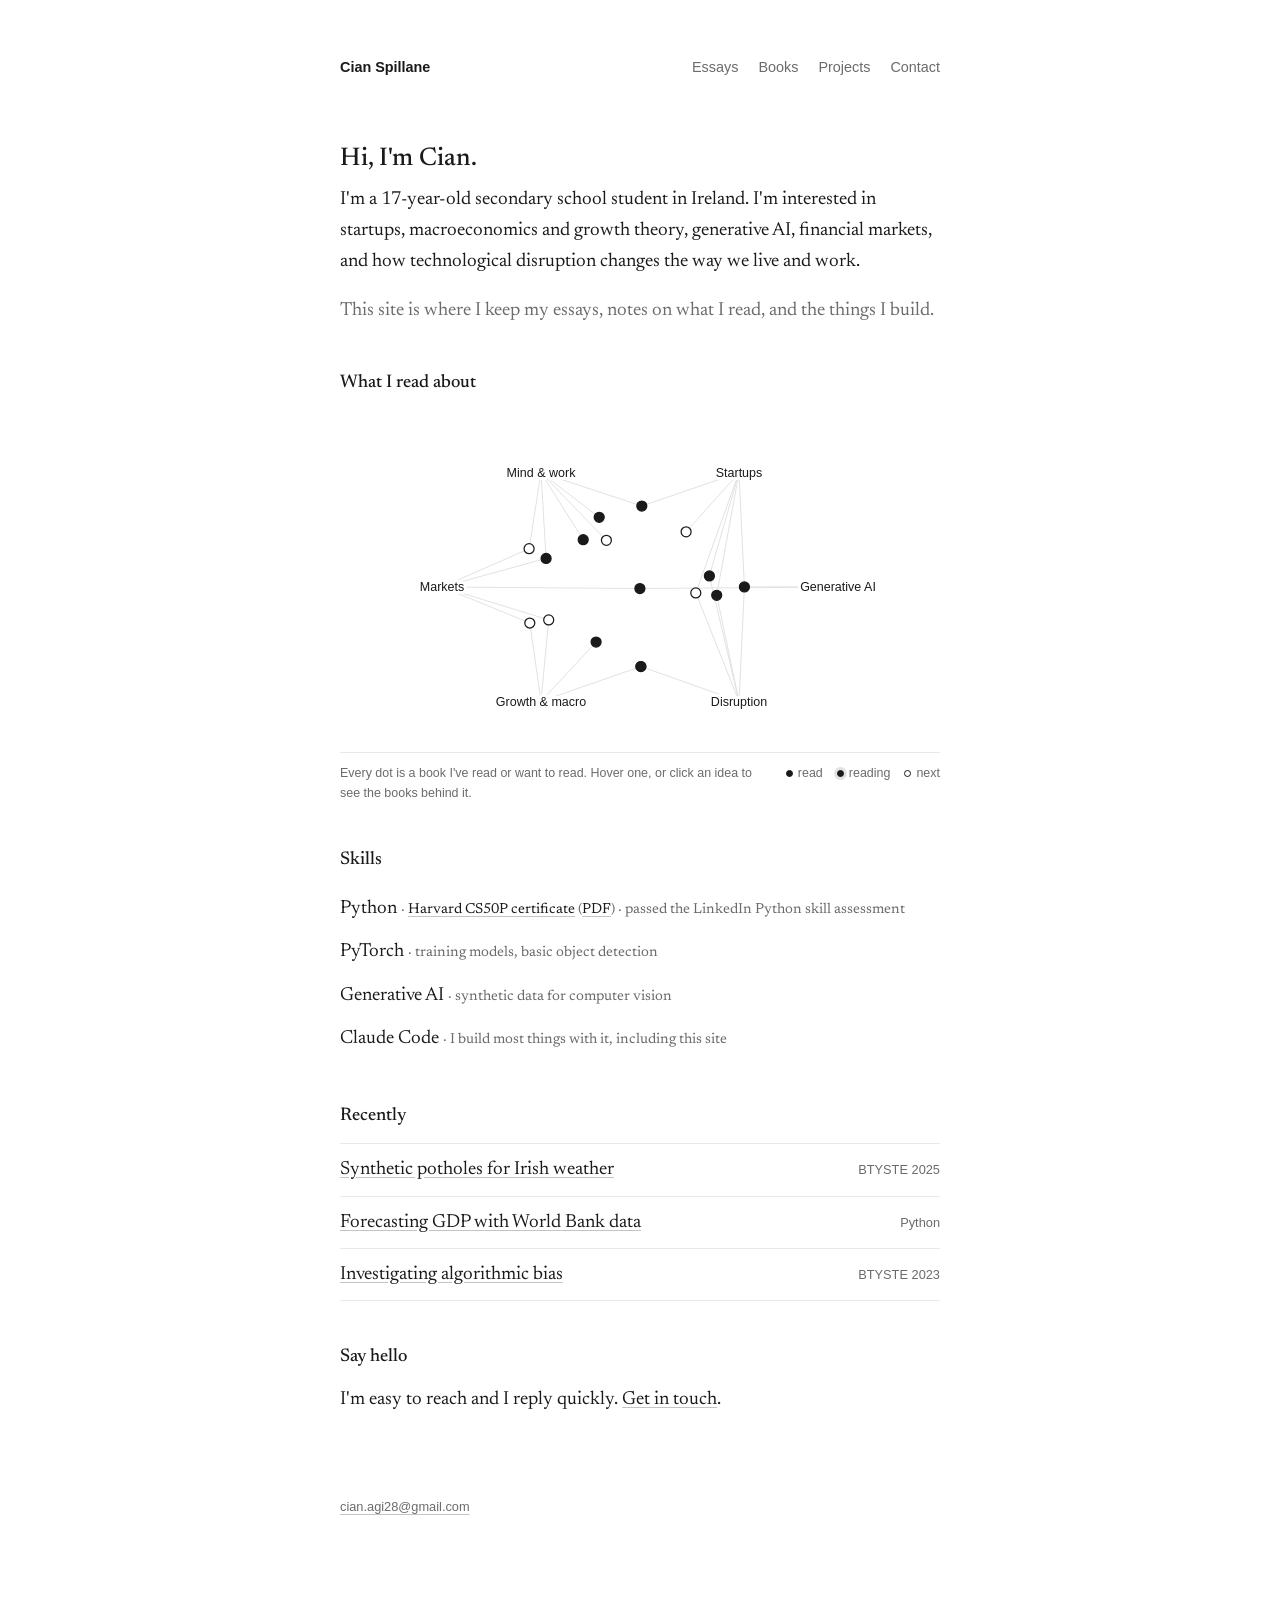
<file: index.html>
<!doctype html>
<html lang="en">
<head>
<meta charset="utf-8">
<meta name="viewport" content="width=device-width, initial-scale=1">
<title>Cian Spillane</title>
<meta name="description" content="Cian Spillane, a 17-year-old student writing about startups, growth, AI and markets.">
<link rel="preconnect" href="https://fonts.googleapis.com">
<link rel="preconnect" href="https://fonts.gstatic.com" crossorigin>
<link rel="stylesheet" href="https://fonts.googleapis.com/css2?family=Newsreader:ital,opsz,wght@0,6..72,400;0,6..72,500;1,6..72,400&display=swap">
<link rel="stylesheet" href="style.css">
</head>
<body>
<div class="wrap">
<header>
  <a class="name" href="index.html">Cian Spillane</a>
  <nav>
    <a href="essays.html">Essays</a>
    <a href="books.html">Books</a>
    <a href="projects.html">Projects</a>
    <a href="contact.html">Contact</a>
  </nav>
</header>
<main>
  <h1>Hi, I'm Cian.</h1>
  <p>I'm a 17-year-old secondary school student in Ireland. I'm interested in startups, macroeconomics and growth theory, generative AI, financial markets, and how technological disruption changes the way we live and work.</p>
  <p class="muted">This site is where I keep my essays, notes on what I read, and the things I build.</p>

  <h2>What I read about</h2>
  <div class="map-wrap">
    <div id="map"></div>
    <div class="map-foot">
      <div id="map-caption" aria-live="polite"></div>
      <div class="legend"><span><i class="read"></i>read</span><span><i class="reading"></i>reading</span><span><i></i>next</span></div>
    </div>
  </div>

  <h2>Skills</h2>
  <ul class="skills">
    <li>Python <span class="muted">· <a href="https://cs50.harvard.edu/certificates/3043e4b3-a87b-4e85-bde9-a4f51af507f7">Harvard CS50P certificate</a> (<a href="files/cs50p-certificate.pdf">PDF</a>) · passed the LinkedIn Python skill assessment</span></li>
    <li>PyTorch <span class="muted">· training models, basic object detection</span></li>
    <li>Generative AI <span class="muted">· synthetic data for computer vision</span></li>
    <li>Claude Code <span class="muted">· I build most things with it, including this site</span></li>
  </ul>

  <h2>Recently</h2>
  <ul class="list">
    <li><a href="projects.html#potholes">Synthetic potholes for Irish weather</a><span class="date">BTYSTE 2025</span></li>
    <li><a href="projects.html#gdp-forecasting">Forecasting GDP with World Bank data</a><span class="date">Python</span></li>
    <li><a href="projects.html#algorithmic-bias">Investigating algorithmic bias</a><span class="date">BTYSTE 2023</span></li>
  </ul>

  <h2>Say hello</h2>
  <p>I'm easy to reach and I reply quickly. <a href="contact.html">Get in touch</a>.</p>
</main>

<footer>
  <a href="mailto:cian.agi28@gmail.com">cian.agi28@gmail.com</a>
</footer>
</div>
<script src="js/books.js"></script>
<script src="js/ideamap.js"></script>
<script>
  IdeaMap(document.getElementById("map"), {
    themes: THEMES,
    books: BOOKS,
    caption: document.getElementById("map-caption"),
    hint: "Every dot is a book I've read or want to read. Hover one, or click an idea to see the books behind it.",
    onTheme: (k) => (location.href = "books.html#theme=" + k),
    onBook: (id) => (location.href = "books.html#" + id),
  });
</script>
</body>
</html>
</file>
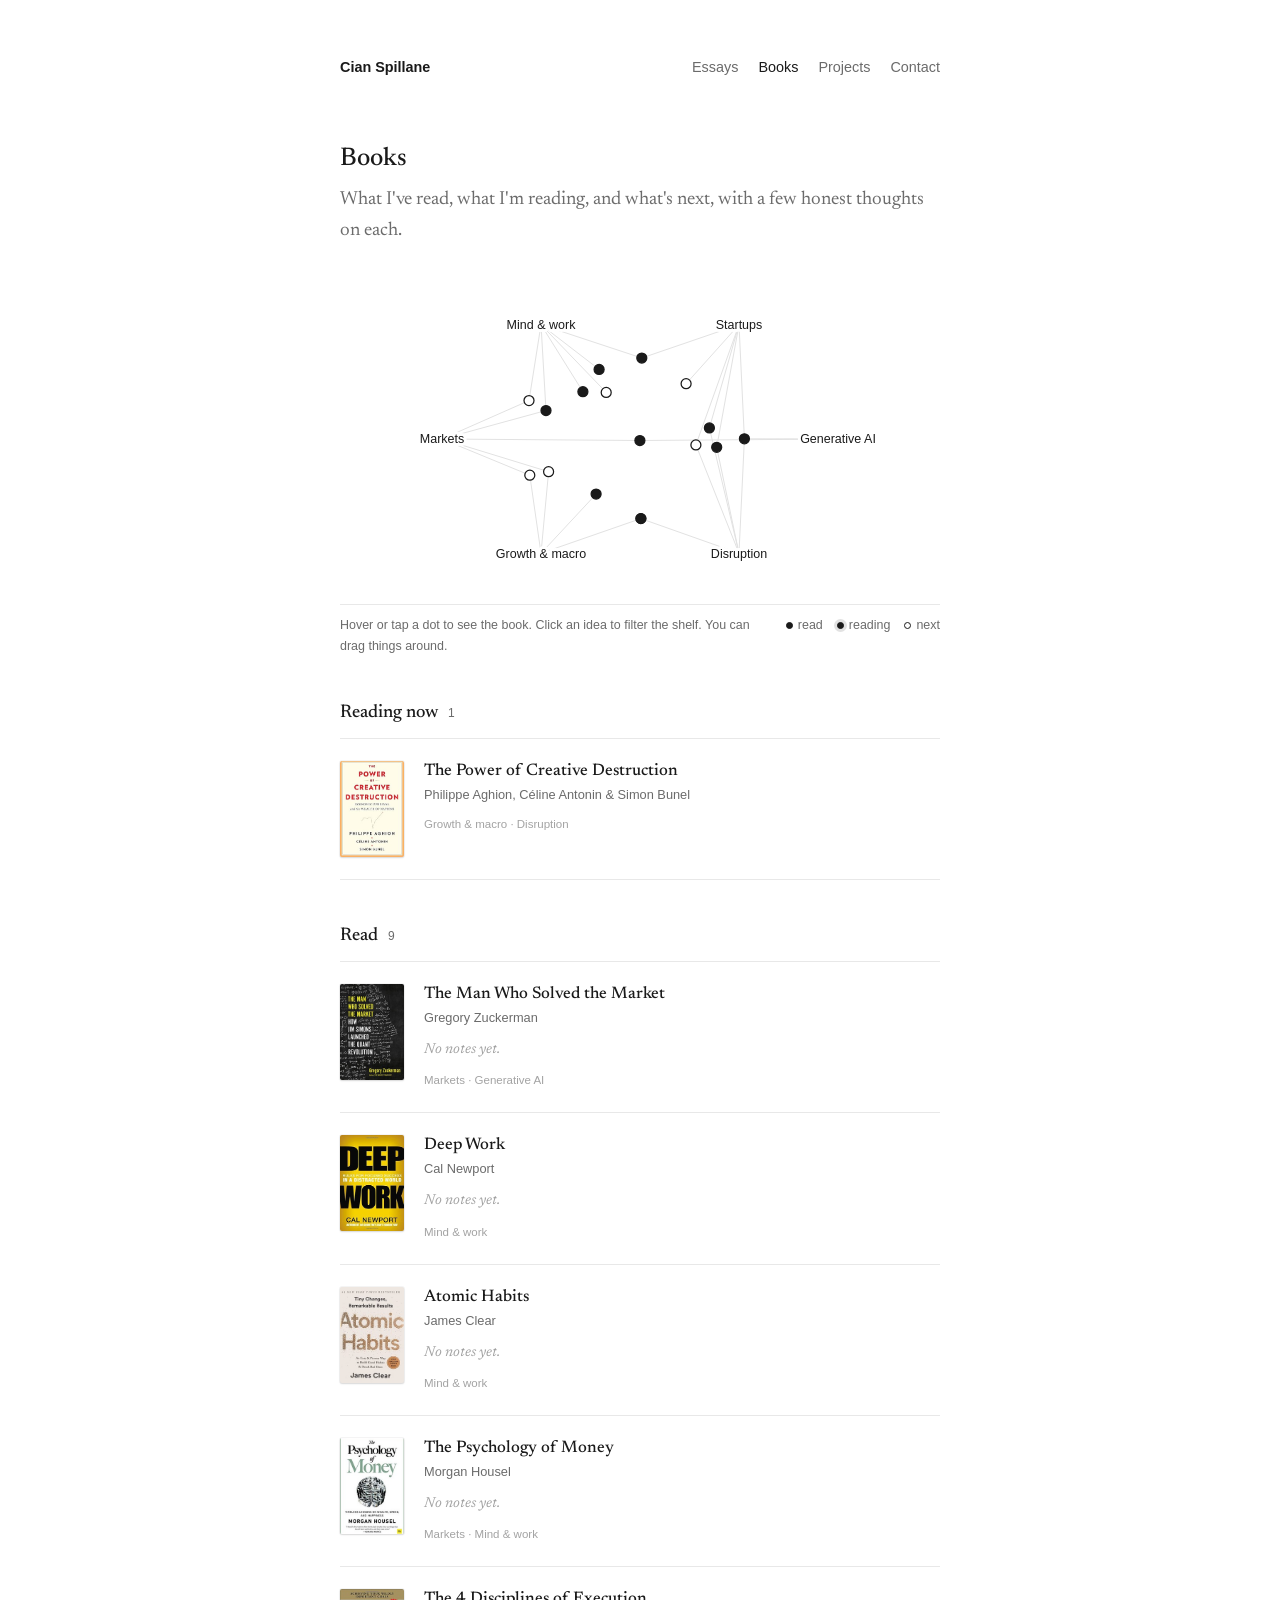
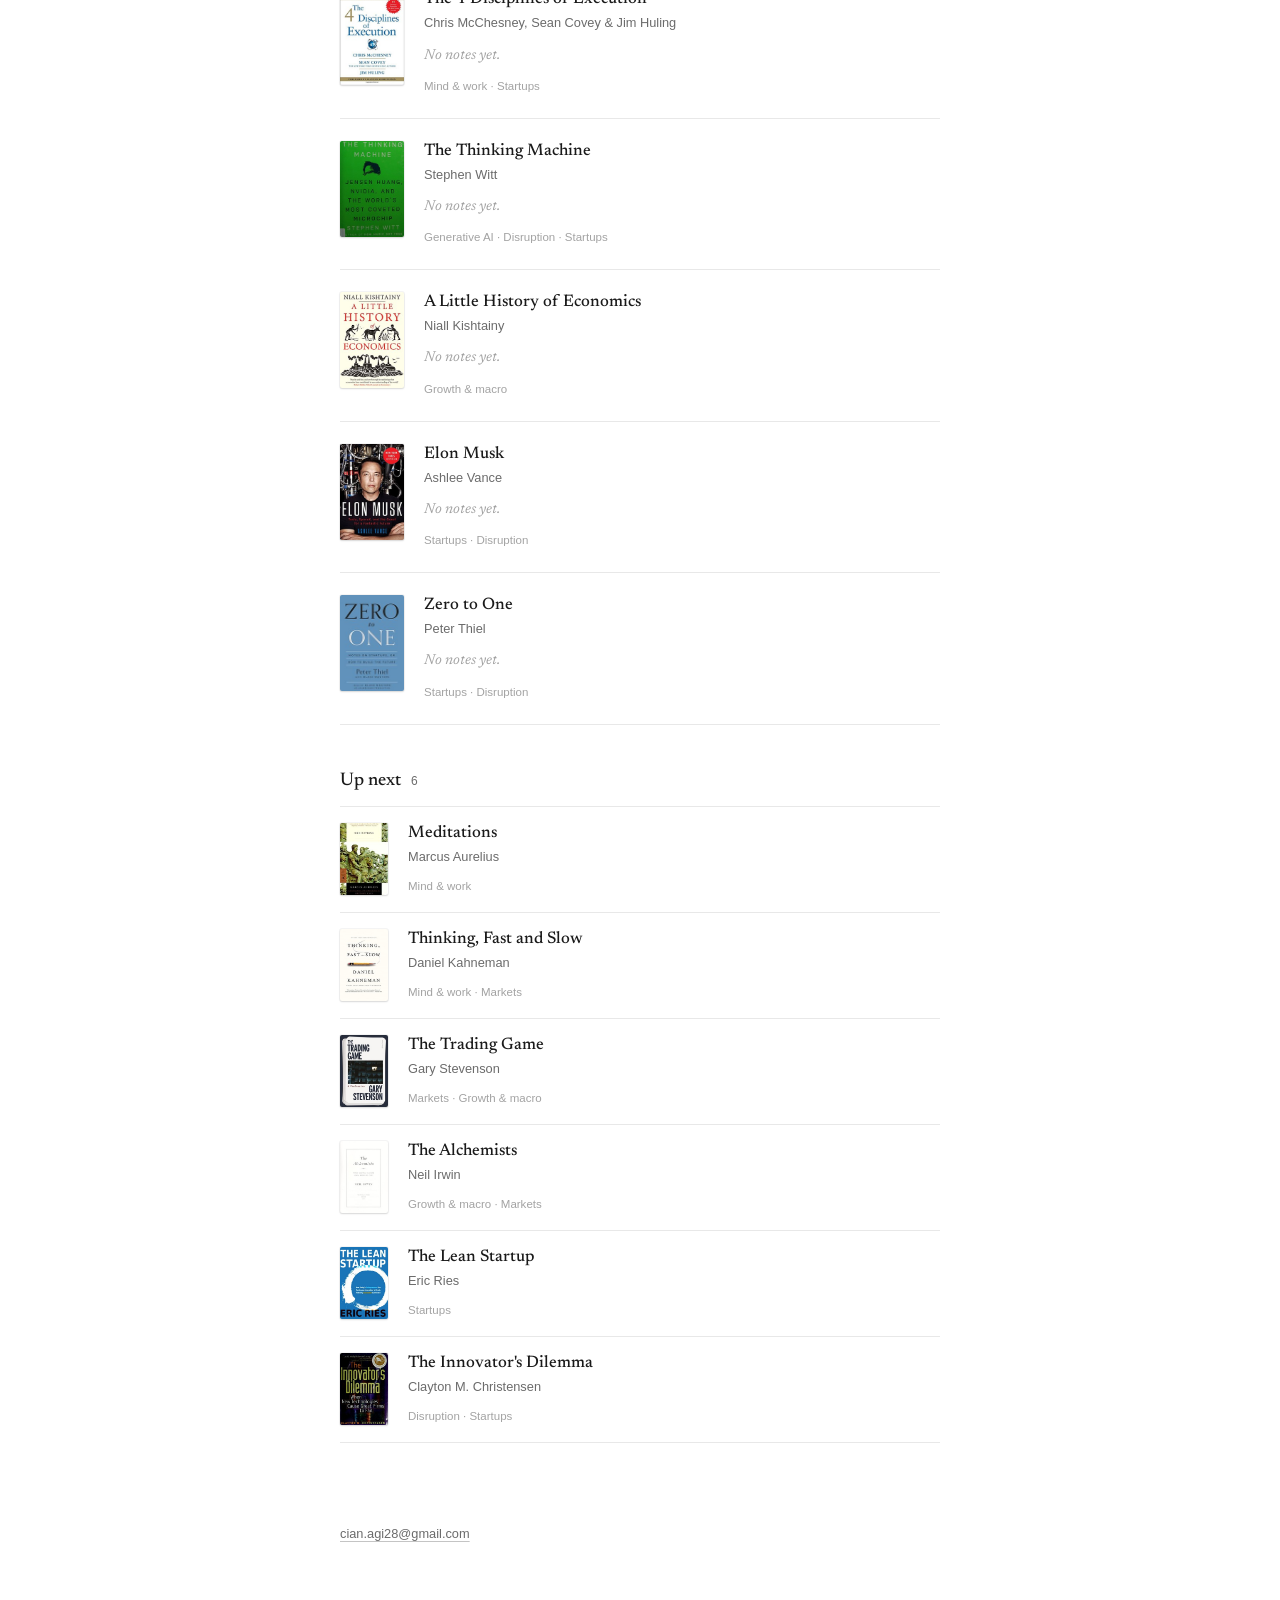
<file: books.html>
<!doctype html>
<html lang="en">
<head>
<meta charset="utf-8">
<meta name="viewport" content="width=device-width, initial-scale=1">
<title>Books · Cian Spillane</title>
<meta name="description" content="Cian Spillane, a 17-year-old student writing about startups, growth, AI and markets.">
<link rel="preconnect" href="https://fonts.googleapis.com">
<link rel="preconnect" href="https://fonts.gstatic.com" crossorigin>
<link rel="stylesheet" href="https://fonts.googleapis.com/css2?family=Newsreader:ital,opsz,wght@0,6..72,400;0,6..72,500;1,6..72,400&display=swap">
<link rel="stylesheet" href="style.css">
</head>
<body>
<div class="wrap">
<header>
  <a class="name" href="index.html">Cian Spillane</a>
  <nav>
    <a href="essays.html">Essays</a>
    <a href="books.html" aria-current="page">Books</a>
    <a href="projects.html">Projects</a>
    <a href="contact.html">Contact</a>
  </nav>
</header>
<main>
  <h1>Books</h1>
  <p class="muted">What I've read, what I'm reading, and what's next, with a few honest thoughts on each.</p>

  <div class="map-wrap">
    <div id="map"></div>
    <div class="map-foot">
      <div id="map-caption" aria-live="polite"></div>
      <div class="legend"><span><i class="read"></i>read</span><span><i class="reading"></i>reading</span><span><i></i>next</span></div>
    </div>
  </div>

  <p class="filter" id="filter" hidden>Showing books about <strong></strong> <button type="button">Show all</button></p>

  <div id="shelf"></div>
  <noscript><p class="muted">The bookshelf needs JavaScript to display.</p></noscript>
</main>

<footer>
  <a href="mailto:cian.agi28@gmail.com">cian.agi28@gmail.com</a>
</footer>
</div>
<script src="js/books.js"></script>
<script src="js/ideamap.js"></script>
<script src="js/bookshelf.js"></script>
</body>
</html>
</file>
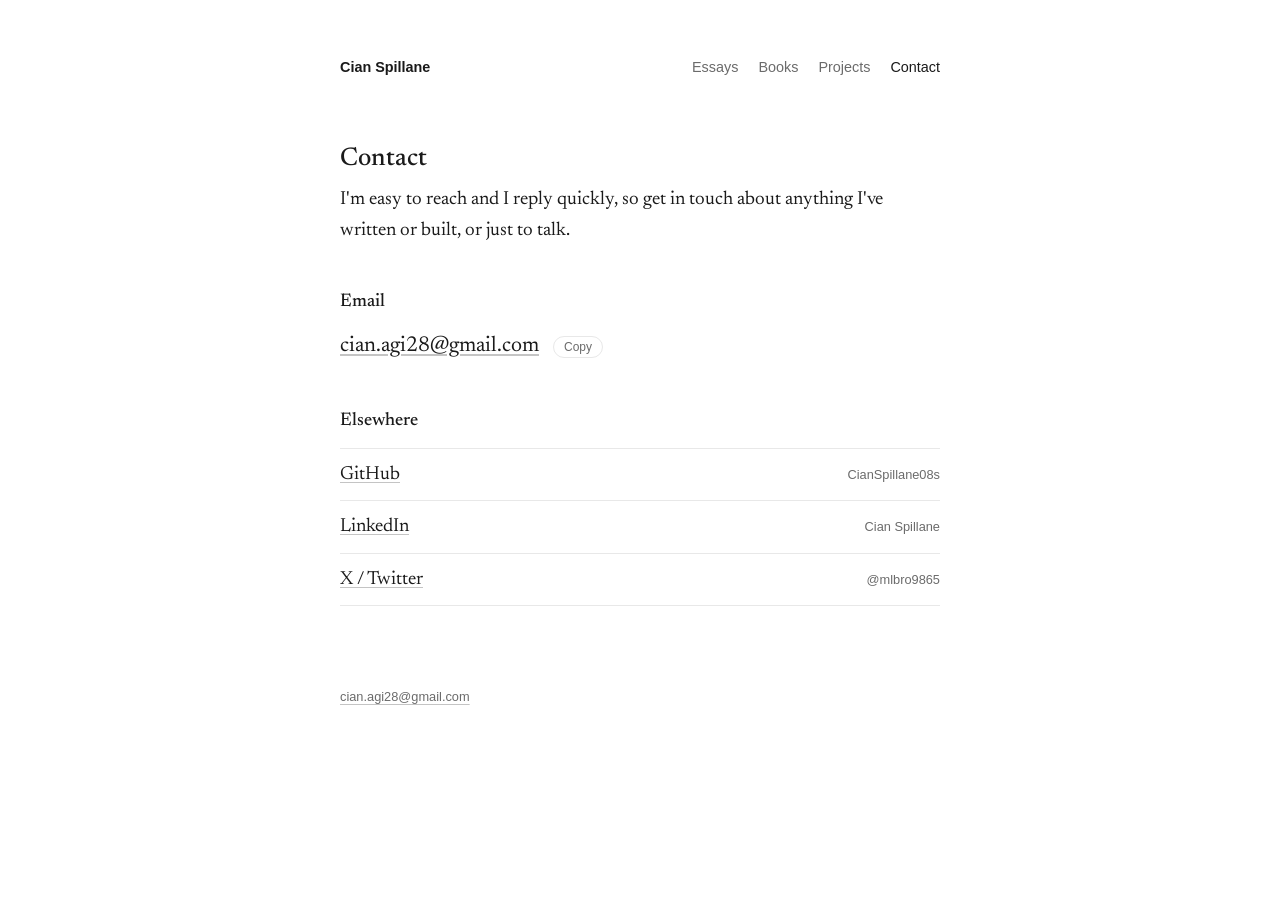
<file: contact.html>
<!doctype html>
<html lang="en">
<head>
<meta charset="utf-8">
<meta name="viewport" content="width=device-width, initial-scale=1">
<title>Contact · Cian Spillane</title>
<meta name="description" content="Cian Spillane, a 17-year-old student writing about startups, growth, AI and markets.">
<link rel="preconnect" href="https://fonts.googleapis.com">
<link rel="preconnect" href="https://fonts.gstatic.com" crossorigin>
<link rel="stylesheet" href="https://fonts.googleapis.com/css2?family=Newsreader:ital,opsz,wght@0,6..72,400;0,6..72,500;1,6..72,400&display=swap">
<link rel="stylesheet" href="style.css">
</head>
<body>
<div class="wrap">
<header>
  <a class="name" href="index.html">Cian Spillane</a>
  <nav>
    <a href="essays.html">Essays</a>
    <a href="books.html">Books</a>
    <a href="projects.html">Projects</a>
    <a href="contact.html" aria-current="page">Contact</a>
  </nav>
</header>
<main>
  <h1>Contact</h1>
  <p>I'm easy to reach and I reply quickly, so get in touch about anything I've written or built, or just to talk.</p>

  <h2>Email</h2>
  <div class="contact-email">
    <a href="mailto:cian.agi28@gmail.com">cian.agi28@gmail.com</a>
    <button class="copy" type="button">Copy</button>
  </div>

  <h2>Elsewhere</h2>
  <ul class="list">
    <li><a href="https://github.com/CianSpillane08s">GitHub</a><span class="date">CianSpillane08s</span></li>
    <li><a href="https://www.linkedin.com/in/cian-spillane-8850a925b/">LinkedIn</a><span class="date">Cian Spillane</span></li>
    <!-- TODO: check your exact X handle, then update both the link and the text -->
    <li><a href="https://x.com/mlbro9865">X / Twitter</a><span class="date">@mlbro9865</span></li>
  </ul>
</main>

<footer>
  <a href="mailto:cian.agi28@gmail.com">cian.agi28@gmail.com</a>
</footer>
</div>
<script>
  document.querySelector(".copy").addEventListener("click", async (e) => {
    try {
      await navigator.clipboard.writeText("cian.agi28@gmail.com");
      e.target.textContent = "Copied";
      setTimeout(() => (e.target.textContent = "Copy"), 1600);
    } catch (err) {}
  });
</script>
</body>
</html>
</file>
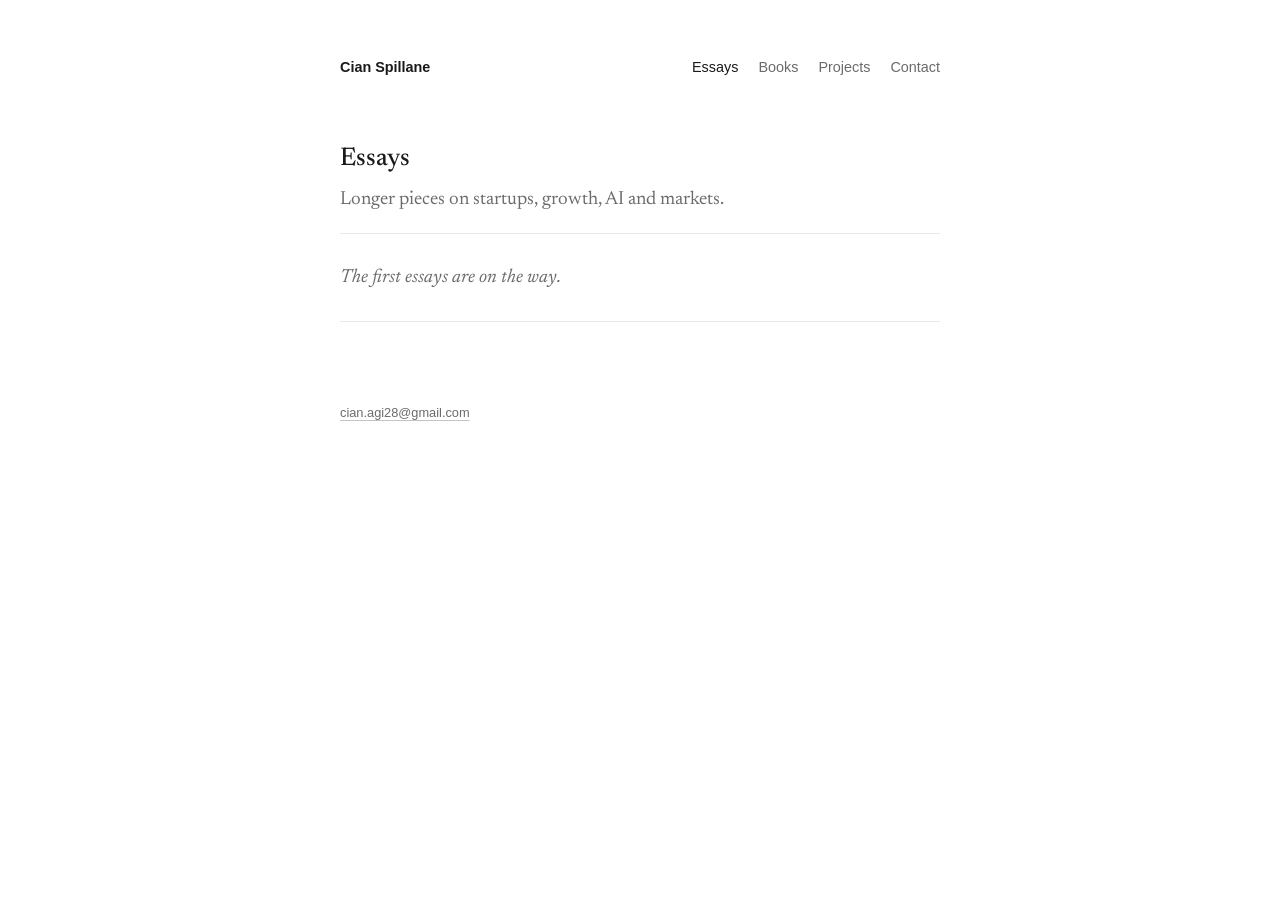
<file: essays.html>
<!doctype html>
<html lang="en">
<head>
<meta charset="utf-8">
<meta name="viewport" content="width=device-width, initial-scale=1">
<title>Essays · Cian Spillane</title>
<meta name="description" content="Cian Spillane, a 17-year-old student writing about startups, growth, AI and markets.">
<link rel="preconnect" href="https://fonts.googleapis.com">
<link rel="preconnect" href="https://fonts.gstatic.com" crossorigin>
<link rel="stylesheet" href="https://fonts.googleapis.com/css2?family=Newsreader:ital,opsz,wght@0,6..72,400;0,6..72,500;1,6..72,400&display=swap">
<link rel="stylesheet" href="style.css">
</head>
<body>
<div class="wrap">
<header>
  <a class="name" href="index.html">Cian Spillane</a>
  <nav>
    <a href="essays.html" aria-current="page">Essays</a>
    <a href="books.html">Books</a>
    <a href="projects.html">Projects</a>
    <a href="contact.html">Contact</a>
  </nav>
</header>
<main>
  <h1>Essays</h1>
  <p class="muted">Longer pieces on startups, growth, AI and markets.</p>

  <!--
    To publish an essay:
    1. Copy essays/_template.html and rename it, e.g. essays/why-growth-matters.html
    2. Write the essay in it.
    3. Delete the "empty-state" paragraph below and add a line to the list, newest at the top:
       <li><a href="essays/why-growth-matters.html">Why growth matters</a><span class="date">Nov 2026</span></li>
  -->
  <ul class="list">
  </ul>

  <p class="empty-state">The first essays are on the way.</p>
</main>

<footer>
  <a href="mailto:cian.agi28@gmail.com">cian.agi28@gmail.com</a>
</footer>
</div>
</body>
</html>
</file>
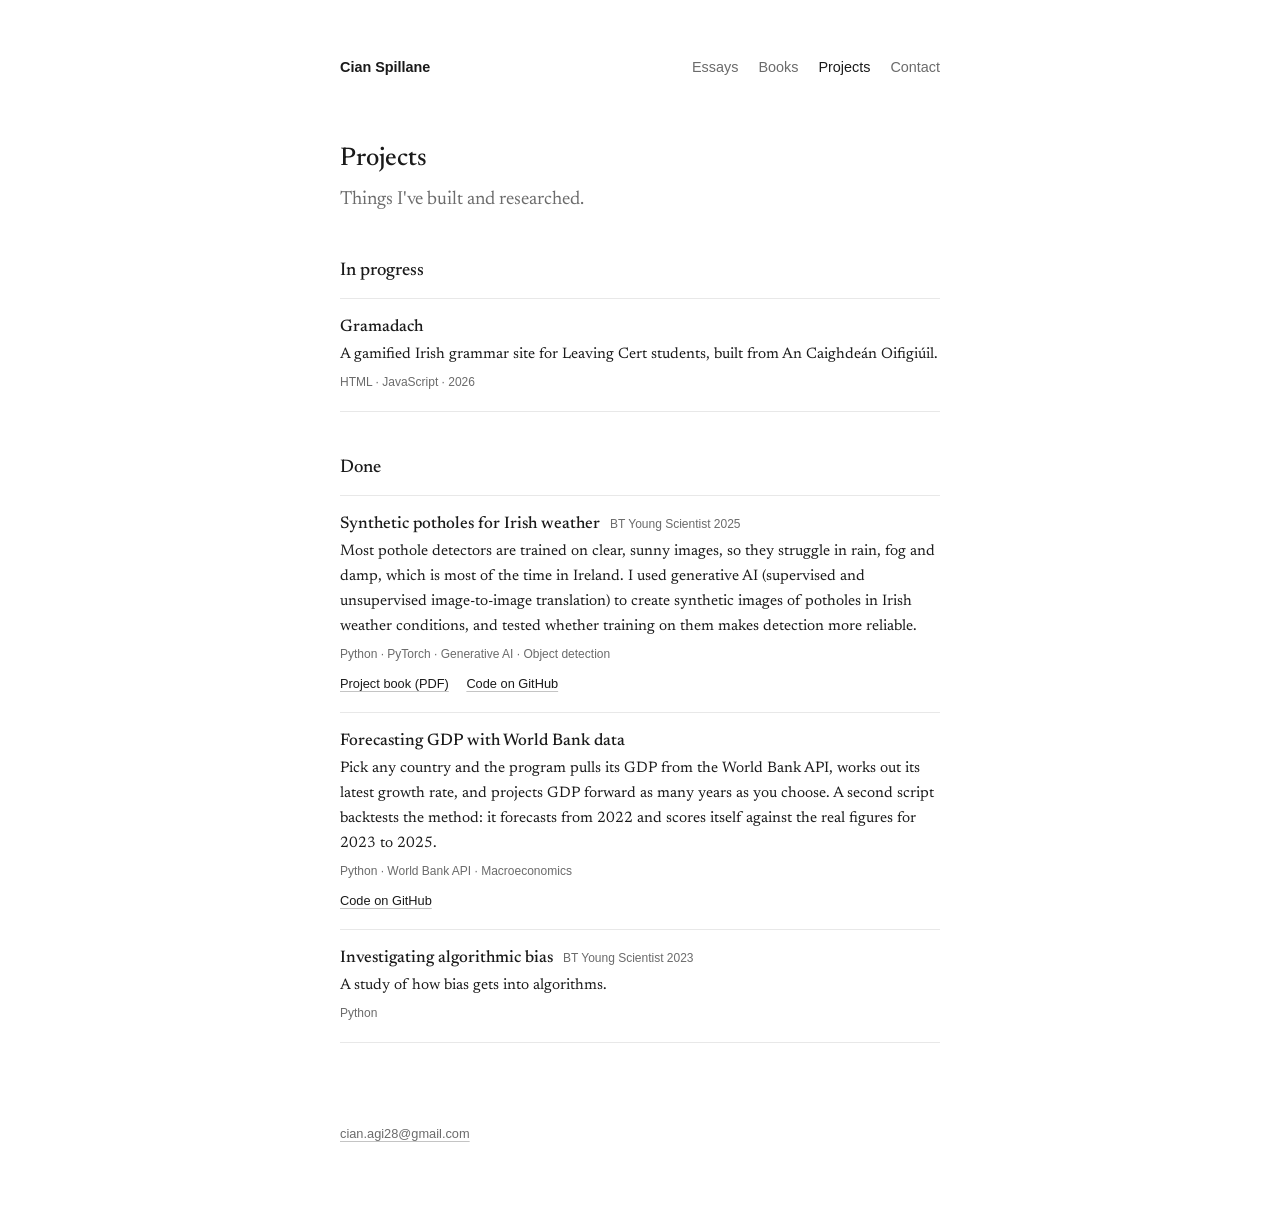
<file: projects.html>
<!doctype html>
<html lang="en">
<head>
<meta charset="utf-8">
<meta name="viewport" content="width=device-width, initial-scale=1">
<title>Projects · Cian Spillane</title>
<meta name="description" content="Cian Spillane, a 17-year-old student writing about startups, growth, AI and markets.">
<link rel="preconnect" href="https://fonts.googleapis.com">
<link rel="preconnect" href="https://fonts.gstatic.com" crossorigin>
<link rel="stylesheet" href="https://fonts.googleapis.com/css2?family=Newsreader:ital,opsz,wght@0,6..72,400;0,6..72,500;1,6..72,400&display=swap">
<link rel="stylesheet" href="style.css">
</head>
<body>
<div class="wrap">
<header>
  <a class="name" href="index.html">Cian Spillane</a>
  <nav>
    <a href="essays.html">Essays</a>
    <a href="books.html">Books</a>
    <a href="projects.html" aria-current="page">Projects</a>
    <a href="contact.html">Contact</a>
  </nav>
</header>
<main>
  <h1>Projects</h1>
  <p class="muted">Things I've built and researched.</p>

  <h2>In progress</h2>

  <div class="project" id="gramadach">
    <h3>Gramadach</h3>
    <p>A gamified Irish grammar site for Leaving Cert students, built from An Caighdeán Oifigiúil.</p>
    <div class="tags">HTML · JavaScript · 2026</div>
  </div>

  <h2>Done</h2>

  <div class="project" id="potholes">
    <h3>Synthetic potholes for Irish weather <span class="award">BT Young Scientist 2025</span></h3>
    <p>Most pothole detectors are trained on clear, sunny images, so they struggle in rain, fog and damp, which is most of the time in Ireland. I used generative AI (supervised and unsupervised image-to-image translation) to create synthetic images of potholes in Irish weather conditions, and tested whether training on them makes detection more reliable.</p>
    <div class="tags">Python · PyTorch · Generative AI · Object detection</div>
    <div class="links">
      <a href="files/btyste-2025-pothole-report.pdf">Project book (PDF)</a>
      <a href="https://github.com/CianSpillane08s/Image2Image-augmented-pothole-detection">Code on GitHub</a>
    </div>
  </div>

  <div class="project" id="gdp-forecasting">
    <h3>Forecasting GDP with World Bank data</h3>
    <p>Pick any country and the program pulls its GDP from the World Bank API, works out its latest growth rate, and projects GDP forward as many years as you choose. A second script backtests the method: it forecasts from 2022 and scores itself against the real figures for 2023 to 2025.</p>
    <div class="tags">Python · World Bank API · Macroeconomics</div>
    <div class="links">
      <a href="https://github.com/CianSpillane08s/gdp-forecasting">Code on GitHub</a>
    </div>
  </div>

  <div class="project" id="algorithmic-bias">
    <h3>Investigating algorithmic bias <span class="award">BT Young Scientist 2023</span></h3>
    <p>A study of how bias gets into algorithms. <!-- TODO: a sentence on what you tested and found --></p>
    <div class="tags">Python</div>
  </div>
</main>

<footer>
  <a href="mailto:cian.agi28@gmail.com">cian.agi28@gmail.com</a>
</footer>
</div>
</body>
</html>
</file>
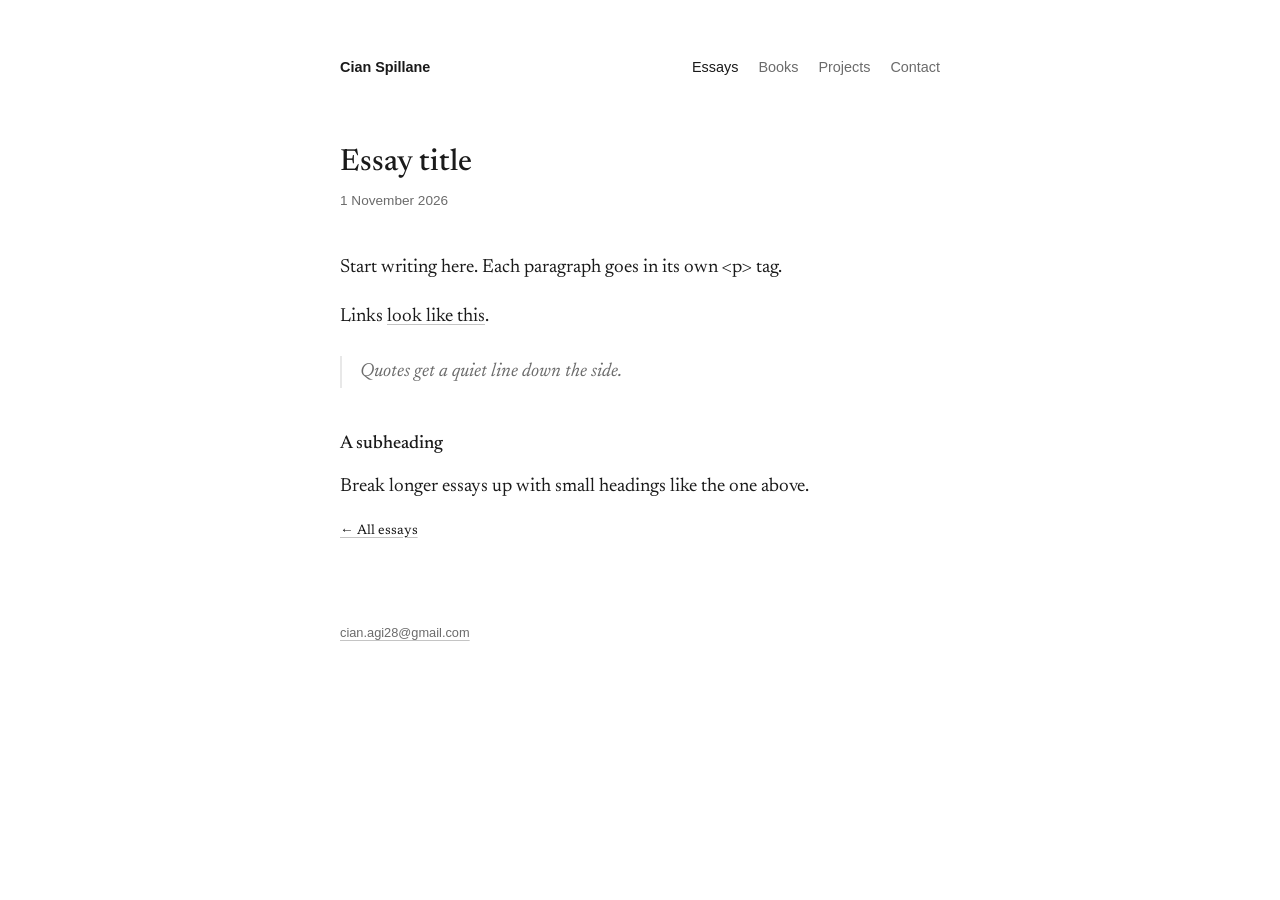
<file: essays/_template.html>
<!doctype html>
<html lang="en">
<head>
<meta charset="utf-8">
<meta name="viewport" content="width=device-width, initial-scale=1">
<title>Essay title · Cian Spillane</title>
<meta name="description" content="Cian Spillane, a 17-year-old student writing about startups, growth, AI and markets.">
<link rel="preconnect" href="https://fonts.googleapis.com">
<link rel="preconnect" href="https://fonts.gstatic.com" crossorigin>
<link rel="stylesheet" href="https://fonts.googleapis.com/css2?family=Newsreader:ital,opsz,wght@0,6..72,400;0,6..72,500;1,6..72,400&display=swap">
<link rel="stylesheet" href="../style.css">
</head>
<body>
<div class="wrap">
<header>
  <a class="name" href="../index.html">Cian Spillane</a>
  <nav>
    <a href="../essays.html" aria-current="page">Essays</a>
    <a href="../books.html">Books</a>
    <a href="../projects.html">Projects</a>
    <a href="../contact.html">Contact</a>
  </nav>
</header>
<main>
  <article>
    <h1>Essay title</h1>
    <div class="byline">1 November 2026</div>

    <p>Start writing here. Each paragraph goes in its own &lt;p&gt; tag.</p>

    <p>Links <a href="#">look like this</a>.</p>

    <blockquote>Quotes get a quiet line down the side.</blockquote>

    <h2>A subheading</h2>
    <p>Break longer essays up with small headings like the one above.</p>

    <p class="small muted"><a href="../essays.html">← All essays</a></p>
  </article>
</main>

<footer>
  <a href="mailto:cian.agi28@gmail.com">cian.agi28@gmail.com</a>
</footer>
</div>
</body>
</html>
</file>
<file: style.css>
/* ---------- base ---------- */
:root {
  --bg: #ffffff;
  --text: #1a1a1a;
  --muted: #6b6b6b;
  --faint: #e8e8e8;
  --accent: #1a1a1a;
  --serif: "Newsreader", Georgia, "Times New Roman", serif;
  --sans: -apple-system, BlinkMacSystemFont, "Segoe UI", Helvetica, Arial, sans-serif;
}

* { box-sizing: border-box; }
[hidden] { display: none !important; }

html { -webkit-text-size-adjust: 100%; }

body {
  margin: 0;
  background: var(--bg);
  color: var(--text);
  font-family: var(--serif);
  font-size: 19px;
  line-height: 1.65;
}

.wrap {
  max-width: 640px;
  margin: 0 auto;
  padding: 56px 20px 80px;
}

a {
  color: var(--accent);
  text-decoration: underline;
  text-decoration-color: #c4c4c4;
  text-underline-offset: 3px;
}
a:hover { text-decoration-color: var(--accent); }

h1, h2, h3 { font-weight: 500; line-height: 1.25; }
h1 { font-size: 1.6rem; margin: 0 0 0.5rem; }
h2 { font-size: 1.15rem; margin: 2.75rem 0 1rem; }
h3 { font-size: 1.05rem; margin: 0; }

p { margin: 0 0 1.1rem; }

.muted { color: var(--muted); }
.small { font-size: 0.85rem; }

/* ---------- header / nav ---------- */
header {
  display: flex;
  flex-wrap: wrap;
  align-items: baseline;
  justify-content: space-between;
  gap: 8px 24px;
  margin-bottom: 64px;
  font-family: var(--sans);
  font-size: 0.9rem;
}
header .name {
  font-weight: 600;
  text-decoration: none;
  color: var(--text);
}
nav { display: flex; gap: 20px; flex-wrap: wrap; }
nav a {
  text-decoration: none;
  color: var(--muted);
}
nav a:hover, nav a[aria-current="page"] { color: var(--text); }

/* ---------- lists ---------- */
.list { list-style: none; padding: 0; margin: 0; }
.list li {
  display: flex;
  justify-content: space-between;
  align-items: baseline;
  gap: 16px;
  padding: 10px 0;
  border-bottom: 1px solid var(--faint);
}
.list li:first-child { border-top: 1px solid var(--faint); }
.list .date {
  flex-shrink: 0;
  font-family: var(--sans);
  font-size: 0.8rem;
  color: var(--muted);
  font-variant-numeric: tabular-nums;
}

/* ---------- books ---------- */
.book {
  position: relative;
  isolation: isolate;
  display: flex;
  gap: 20px;
  padding: 22px 0;
  border-bottom: 1px solid var(--faint);
}
#shelf section > h2 { padding-bottom: 14px; margin-bottom: 0; border-bottom: 1px solid var(--faint); }
.book::before {               /* highlight when you jump to a book */
  content: "";
  position: absolute;
  inset: 0 -14px;
  border-radius: 6px;
  background: #f4f4f2;
  opacity: 0;
  z-index: -1;
}
.book.flash::before { animation: flash 1.8s ease-out; }
@keyframes flash { 0%, 30% { opacity: 1; } 100% { opacity: 0; } }

.cover {
  flex-shrink: 0;
  width: 64px;
  height: 96px;
  object-fit: cover;
  border-radius: 2px;
  box-shadow: 0 1px 2px rgba(0,0,0,.12), 0 0 0 1px rgba(0,0,0,.04);
  background: #f2f2f2;
}
.cover.blank {
  display: flex;
  align-items: flex-end;
  padding: 7px;
  background: #f4f4f2;
  font-size: 9.5px;
  line-height: 1.25;
  font-style: italic;
  color: #444;
}
.book-body { min-width: 0; }
.book .meta {
  font-family: var(--sans);
  font-size: 0.8rem;
  color: var(--muted);
  margin: 2px 0 10px;
}
.notes p { margin: 0 0 0.75rem; font-size: 0.95rem; }
.notes.empty { font-size: 0.9rem; color: #a3a3a3; font-style: italic; margin: 0 0 0.6rem; }
.book .tags {
  font-family: var(--sans);
  font-size: 0.72rem;
  color: #a3a3a3;
}
.stars { letter-spacing: 1px; }
h2 .count {
  font-family: var(--sans);
  font-size: 0.75rem;
  color: var(--muted);
  margin-left: 6px;
  font-variant-numeric: tabular-nums;
}
section[data-status="next"] .cover { width: 48px; height: 72px; }
section[data-status="next"] .book { padding: 16px 0; }

.filter {
  font-family: var(--sans);
  font-size: 0.85rem;
  color: var(--muted);
  margin: 24px 0 -12px;
}
.filter strong { color: var(--text); font-weight: 600; }
.filter button {
  font: inherit;
  margin-left: 8px;
  padding: 0;
  border: 0;
  background: none;
  color: var(--muted);
  text-decoration: underline;
  text-underline-offset: 3px;
  cursor: pointer;
}
.filter button:hover { color: var(--text); }

/* ---------- idea map ---------- */
.map-wrap { margin: 28px 0 8px; }
#map { width: 100%; }
.ideamap {
  display: block;
  width: 100%;
  overflow: visible;
  touch-action: none;
  user-select: none;
  -webkit-user-select: none;
}
.ideamap line { stroke: #e2e2e2; stroke-width: 1; transition: stroke .2s, opacity .2s; }
.ideamap line.on { stroke: #1a1a1a; }
.ideamap .node { cursor: grab; outline: none; transition: opacity .2s; }
.ideamap.dragging .node { cursor: grabbing; }
.ideamap .theme text {
  font-family: var(--sans);
  font-size: 12.5px;
  font-weight: 500;
  fill: var(--text);
  paint-order: stroke;
  stroke: #fff;
  stroke-width: 6px;
  stroke-linejoin: round;
}
.ideamap .theme:focus-visible text { text-decoration: underline; }
.ideamap .hit { fill: transparent; }
.ideamap .dot { fill: #1a1a1a; stroke: #1a1a1a; stroke-width: 1.25; transition: r .15s; }
.ideamap .next .dot { fill: #fff; }
.ideamap .node.book:hover .dot,
.ideamap .node.book.on .dot,
.ideamap .node.book:focus-visible .dot { r: 6.5; }
.ideamap .pulse {
  fill: none;
  stroke: #1a1a1a;
  transform-box: fill-box;
  transform-origin: center;
  animation: pulse 2.4s ease-out infinite;
}
@keyframes pulse { from { transform: scale(1); opacity: .5; } to { transform: scale(3); opacity: 0; } }
.ideamap.has-focus .node:not(.on) { opacity: .15; }
.ideamap.has-focus line:not(.on) { opacity: .25; }
.ideamap .tip {
  font-family: var(--serif);
  font-size: 14px;
  font-style: italic;
  fill: var(--text);
  paint-order: stroke;
  stroke: #fff;
  stroke-width: 6px;
  stroke-linejoin: round;
  pointer-events: none;
}
.map-foot {
  display: flex;
  justify-content: space-between;
  align-items: flex-start;
  gap: 8px 24px;
  flex-wrap: wrap;
  font-family: var(--sans);
  font-size: 0.78rem;
  color: var(--muted);
  border-top: 1px solid var(--faint);
  padding-top: 10px;
  min-height: 3.2em;
}
.map-foot strong { color: var(--text); font-weight: 600; }
#map-caption { flex: 1 1 260px; }
.legend { display: flex; gap: 14px; white-space: nowrap; }
.legend i {
  display: inline-block;
  width: 7px; height: 7px;
  border-radius: 50%;
  border: 1.25px solid #1a1a1a;
  margin-right: 5px;
  vertical-align: 0;
}
.legend .read { background: #1a1a1a; }
.legend .reading { background: #1a1a1a; box-shadow: 0 0 0 3px #e2e2e2; }
@media (prefers-reduced-motion: reduce) { .ideamap .pulse { animation: none; opacity: 0; } }

/* ---------- projects ---------- */
.project { padding: 18px 0; border-bottom: 1px solid var(--faint); }
h2 + .project, p + .project { border-top: 1px solid var(--faint); }
.project p { margin: 4px 0 0; font-size: 0.95rem; }
.project .tags {
  font-family: var(--sans);
  font-size: 0.75rem;
  color: var(--muted);
  margin-top: 6px;
}

/* ---------- essay ---------- */
article h1 { font-size: 1.9rem; }
article .byline {
  font-family: var(--sans);
  font-size: 0.85rem;
  color: var(--muted);
  margin-bottom: 2.5rem;
}
article blockquote {
  margin: 1.5rem 0;
  padding-left: 18px;
  border-left: 2px solid var(--faint);
  color: var(--muted);
  font-style: italic;
}

/* ---------- small pieces ---------- */
.empty-state {
  padding: 28px 0;
  border-top: 1px solid var(--faint);
  border-bottom: 1px solid var(--faint);
  color: var(--muted);
  font-style: italic;
}
.skills { list-style: none; padding: 0; margin: 0; }
.skills li { padding: 6px 0; }
.skills .muted { font-size: 0.9rem; }
.project .links {
  font-family: var(--sans);
  font-size: 0.8rem;
  margin-top: 8px;
}
.project .links a, .project .links span { margin-right: 14px; }
.project .links span { color: #a3a3a3; }
.project .award {
  font-family: var(--sans);
  font-size: 0.75rem;
  color: var(--muted);
  margin-left: 6px;
}
.contact-email {
  display: flex;
  align-items: baseline;
  gap: 14px;
  flex-wrap: wrap;
  font-size: 1.35rem;
  margin: 8px 0 6px;
}
.copy {
  font-family: var(--sans);
  font-size: 0.75rem;
  padding: 3px 10px;
  border: 1px solid var(--faint);
  border-radius: 999px;
  background: #fff;
  color: var(--muted);
  cursor: pointer;
}
.copy:hover { color: var(--text); border-color: #cfcfcf; }

/* ---------- footer ---------- */
footer {
  margin-top: 80px;
  font-family: var(--sans);
  font-size: 0.8rem;
  color: var(--muted);
}
footer a { color: var(--muted); }

@media (max-width: 480px) {
  .cover { width: 52px; height: 78px; }
  .book { gap: 14px; }
  body { font-size: 17px; }
  .wrap { padding: 32px 16px 64px; }
  header { margin-bottom: 44px; }
  .list li { flex-direction: column; gap: 0; }
}
</file>
